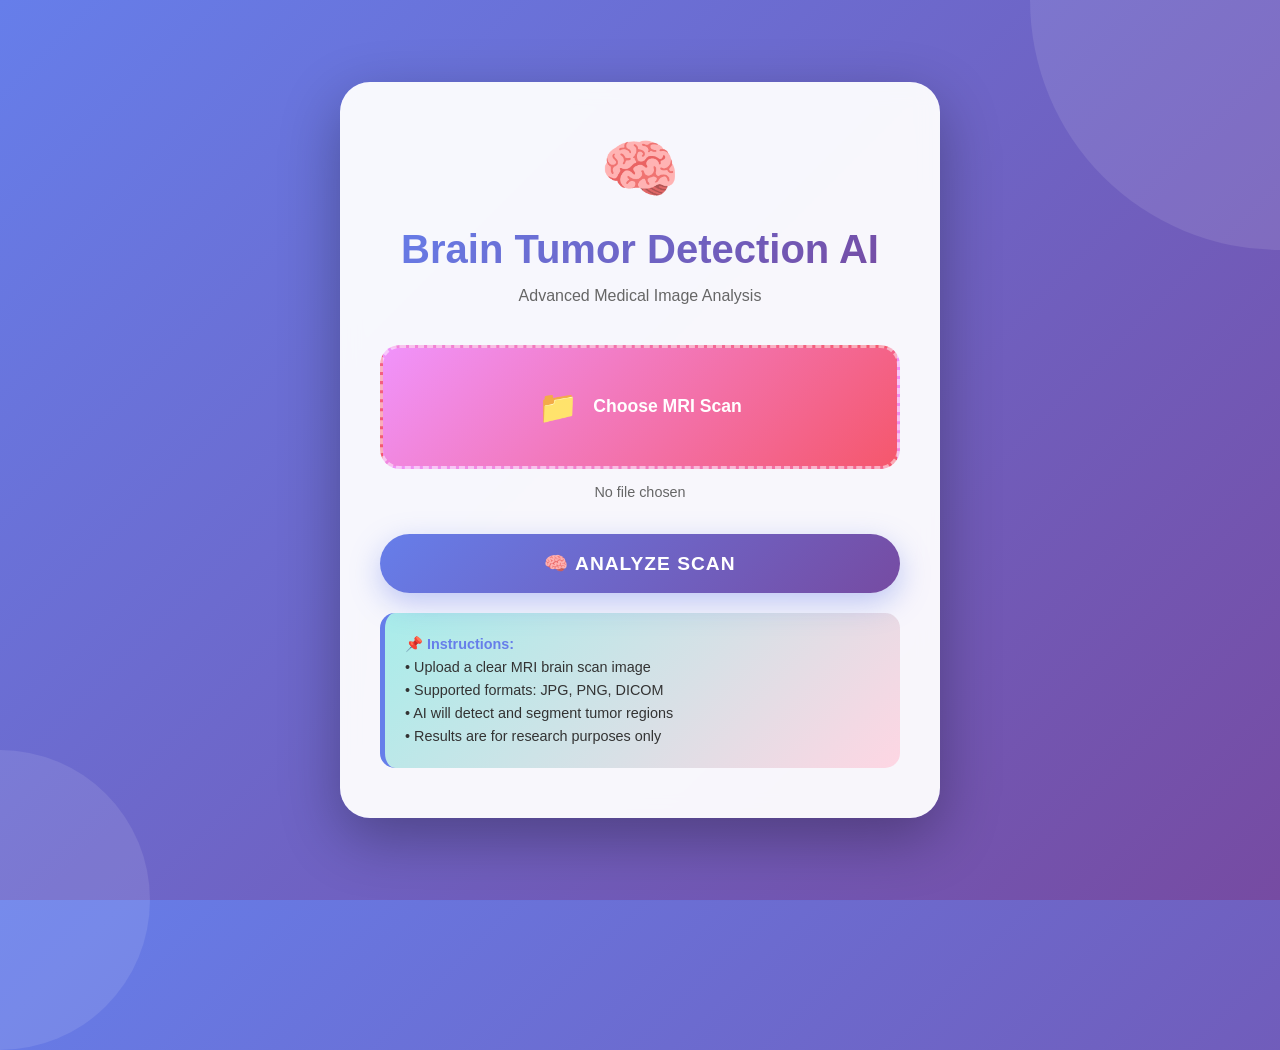
<file: Brain Segmentation/frontend/templates/index.html>
<!DOCTYPE html>
<html lang="en">

<head>
    <meta charset="UTF-8">
    <meta name="viewport" content="width=device-width, initial-scale=1.0">
    <title>Brain Tumor Detection AI</title>
    <style>
        * {
            margin: 0;
            padding: 0;
            box-sizing: border-box;
        }

        body {
            font-family: 'Segoe UI', Tahoma, Geneva, Verdana, sans-serif;
            background: linear-gradient(135deg, #667eea 0%, #764ba2 100%);
            min-height: 100vh;
            display: flex;
            justify-content: center;
            align-items: center;
            padding: 20px;
            position: relative;
            overflow: hidden;
        }

        /* Animated background elements */
        body::before {
            content: '';
            position: absolute;
            width: 500px;
            height: 500px;
            background: rgba(255, 255, 255, 0.1);
            border-radius: 50%;
            top: -250px;
            right: -250px;
            animation: float 6s ease-in-out infinite;
        }

        body::after {
            content: '';
            position: absolute;
            width: 300px;
            height: 300px;
            background: rgba(255, 255, 255, 0.1);
            border-radius: 50%;
            bottom: -150px;
            left: -150px;
            animation: float 8s ease-in-out infinite;
        }

        @keyframes float {
            0%, 100% {
                transform: translateY(0px);
            }
            50% {
                transform: translateY(20px);
            }
        }

        .container {
            background: rgba(255, 255, 255, 0.95);
            backdrop-filter: blur(10px);
            border-radius: 30px;
            padding: 50px 40px;
            box-shadow: 0 20px 60px rgba(0, 0, 0, 0.3);
            max-width: 600px;
            width: 100%;
            position: relative;
            z-index: 1;
            animation: slideIn 0.5s ease-out;
        }

        @keyframes slideIn {
            from {
                opacity: 0;
                transform: translateY(-30px);
            }
            to {
                opacity: 1;
                transform: translateY(0);
            }
        }

        h1 {
            text-align: center;
            color: #667eea;
            font-size: 2.5rem;
            margin-bottom: 15px;
            background: linear-gradient(135deg, #667eea 0%, #764ba2 100%);
            -webkit-background-clip: text;
            -webkit-text-fill-color: transparent;
            background-clip: text;
        }

        .subtitle {
            text-align: center;
            color: #666;
            font-size: 1rem;
            margin-bottom: 40px;
        }

        .brain-icon {
            text-align: center;
            font-size: 4rem;
            margin-bottom: 20px;
            animation: pulse 2s ease-in-out infinite;
        }

        @keyframes pulse {
            0%, 100% {
                transform: scale(1);
            }
            50% {
                transform: scale(1.05);
            }
        }

        form {
            display: flex;
            flex-direction: column;
            gap: 30px;
        }

        .file-input-wrapper {
            position: relative;
            overflow: hidden;
            display: inline-block;
            width: 100%;
        }

        .file-input-wrapper input[type=file] {
            position: absolute;
            left: -9999px;
        }

        .file-input-label {
            display: flex;
            align-items: center;
            justify-content: center;
            gap: 15px;
            padding: 40px 20px;
            background: linear-gradient(135deg, #f093fb 0%, #f5576c 100%);
            color: white;
            border-radius: 20px;
            cursor: pointer;
            transition: all 0.3s ease;
            border: 3px dashed rgba(255, 255, 255, 0.5);
            font-size: 1.1rem;
            font-weight: 600;
        }

        .file-input-label:hover {
            transform: translateY(-5px);
            box-shadow: 0 10px 30px rgba(245, 87, 108, 0.4);
            border-color: white;
        }

        .file-input-label::before {
            content: '📁';
            font-size: 2rem;
        }

        .file-name {
            text-align: center;
            color: #666;
            font-size: 0.9rem;
            min-height: 20px;
            margin-top: -15px;
        }

        button[type="submit"] {
            background: linear-gradient(135deg, #667eea 0%, #764ba2 100%);
            color: white;
            border: none;
            padding: 18px 40px;
            font-size: 1.2rem;
            font-weight: 700;
            border-radius: 50px;
            cursor: pointer;
            transition: all 0.3s ease;
            box-shadow: 0 10px 30px rgba(102, 126, 234, 0.4);
            text-transform: uppercase;
            letter-spacing: 1px;
        }

        button[type="submit"]:hover {
            transform: translateY(-3px);
            box-shadow: 0 15px 40px rgba(102, 126, 234, 0.6);
        }

        button[type="submit"]:active {
            transform: translateY(-1px);
        }

        button[type="submit"]::before {
            content: '🧠 ';
        }

        .info-box {
            background: linear-gradient(135deg, #a8edea 0%, #fed6e3 100%);
            padding: 20px;
            border-radius: 15px;
            margin-top: 20px;
            border-left: 5px solid #667eea;
        }

        .info-box p {
            color: #333;
            font-size: 0.9rem;
            line-height: 1.6;
        }

        .info-box strong {
            color: #667eea;
        }

        /* Loading animation */
        .loading {
            display: none;
            text-align: center;
            margin-top: 20px;
        }

        .spinner {
            border: 4px solid #f3f3f3;
            border-top: 4px solid #667eea;
            border-radius: 50%;
            width: 50px;
            height: 50px;
            animation: spin 1s linear infinite;
            margin: 0 auto;
        }

        @keyframes spin {
            0% { transform: rotate(0deg); }
            100% { transform: rotate(360deg); }
        }

        @media (max-width: 600px) {
            .container {
                padding: 30px 20px;
            }

            h1 {
                font-size: 2rem;
            }

            .brain-icon {
                font-size: 3rem;
            }
        }
    </style>
</head>

<body>

    <div class="container">
        <div class="brain-icon">🧠</div>
        <h1>Brain Tumor Detection AI</h1>
        <p class="subtitle">Advanced Medical Image Analysis</p>

        <form action="/predict" method="post" enctype="multipart/form-data" id="uploadForm">
            
            <div class="file-input-wrapper">
                <input type="file" name="mri" id="mri" required accept="image/*,.dcm">
                <label for="mri" class="file-input-label">
                    Choose MRI Scan
                </label>
            </div>
            <div class="file-name" id="fileName">No file chosen</div>

            <button type="submit">Analyze Scan</button>

            <div class="loading" id="loading">
                <div class="spinner"></div>
                <p style="margin-top: 15px; color: #667eea; font-weight: 600;">Analyzing your MRI scan...</p>
            </div>
        </form>

        <div class="info-box">
            <p><strong>📌 Instructions:</strong></p>
            <p>• Upload a clear MRI brain scan image</p>
            <p>• Supported formats: JPG, PNG, DICOM</p>
            <p>• AI will detect and segment tumor regions</p>
            <p>• Results are for research purposes only</p>
        </div>
    </div>

    <script>
        // Display selected file name
        document.getElementById('mri').addEventListener('change', function(e) {
            const fileName = e.target.files[0]?.name || 'No file chosen';
            document.getElementById('fileName').textContent = '✓ ' + fileName;
            document.getElementById('fileName').style.color = '#667eea';
            document.getElementById('fileName').style.fontWeight = '600';
        });

        // Show loading animation on submit
        document.getElementById('uploadForm').addEventListener('submit', function() {
            document.getElementById('loading').style.display = 'block';
        });
    </script>

</body>

</html>
</file>
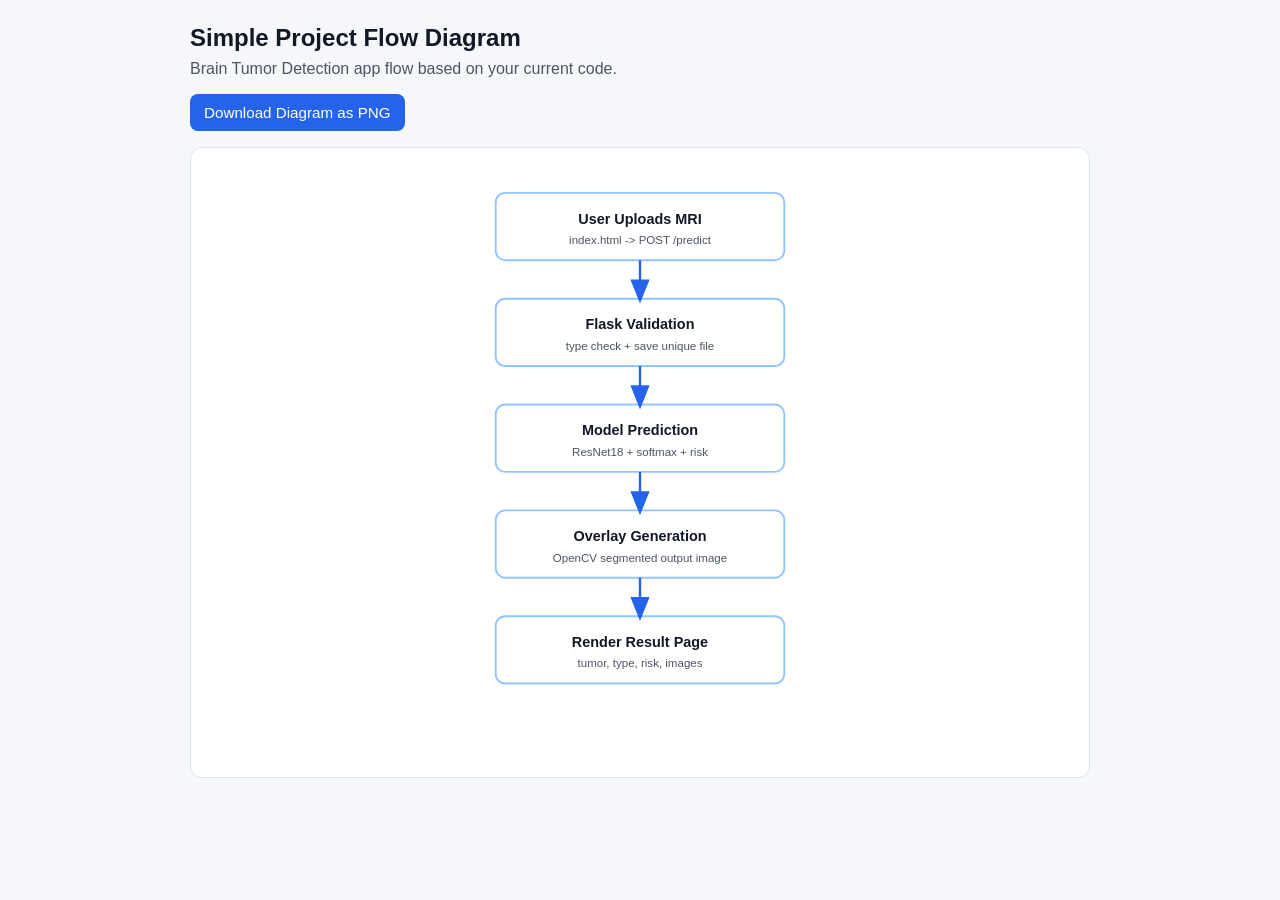
<file: Brain Segmentation/flow_diagram.html>
<!DOCTYPE html>
<html lang="en">
<head>
  <meta charset="UTF-8" />
  <meta name="viewport" content="width=device-width, initial-scale=1.0" />
  <title>Brain Tumor Detection Flow Diagram</title>
  <style>
    :root {
      --bg: #f5f7fb;
      --card: #ffffff;
      --line: #2563eb;
      --text: #111827;
      --muted: #4b5563;
    }

    * { box-sizing: border-box; }

    body {
      margin: 0;
      font-family: "Segoe UI", Tahoma, sans-serif;
      background: var(--bg);
      color: var(--text);
      padding: 24px;
    }

    .wrap {
      max-width: 900px;
      margin: 0 auto;
    }

    h1 {
      margin: 0 0 8px;
      font-size: 1.5rem;
    }

    p {
      margin: 0 0 16px;
      color: var(--muted);
    }

    .toolbar {
      margin-bottom: 16px;
      display: flex;
      gap: 10px;
      flex-wrap: wrap;
    }

    button {
      border: none;
      background: #2563eb;
      color: #fff;
      padding: 10px 14px;
      border-radius: 8px;
      font-size: 0.95rem;
      cursor: pointer;
    }

    button:hover {
      background: #1d4ed8;
    }

    .diagram-panel {
      background: #fff;
      border: 1px solid #dbe3f0;
      border-radius: 12px;
      padding: 16px;
      overflow-x: auto;
    }

    svg {
      width: 100%;
      min-width: 760px;
      height: auto;
      display: block;
    }

    .node {
      fill: var(--card);
      stroke: #93c5fd;
      stroke-width: 2;
      rx: 10;
    }

    .node-title {
      font-size: 15px;
      font-weight: 700;
      fill: var(--text);
      text-anchor: middle;
      dominant-baseline: middle;
    }

    .node-sub {
      font-size: 12px;
      fill: var(--muted);
      text-anchor: middle;
      dominant-baseline: middle;
    }

    .arrow {
      stroke: var(--line);
      stroke-width: 2.5;
      fill: none;
      marker-end: url(#arrowHead);
    }
  </style>
</head>
<body>
  <div class="wrap">
    <h1>Simple Project Flow Diagram</h1>
    <p>Brain Tumor Detection app flow based on your current code.</p>

    <div class="toolbar">
      <button id="downloadBtn">Download Diagram as PNG</button>
    </div>

    <div class="diagram-panel">
      <svg id="flowSvg" viewBox="0 0 900 620" xmlns="http://www.w3.org/2000/svg" aria-label="Flow Diagram">
        <defs>
          <marker id="arrowHead" markerWidth="10" markerHeight="8" refX="8" refY="4" orient="auto">
            <polygon points="0 0, 10 4, 0 8" fill="#2563eb"></polygon>
          </marker>
        </defs>

        <!-- Nodes -->
        <rect class="node" x="300" y="30" width="300" height="70" />
        <text class="node-title" x="450" y="58">User Uploads MRI</text>
        <text class="node-sub" x="450" y="80">index.html -> POST /predict</text>

        <rect class="node" x="300" y="140" width="300" height="70" />
        <text class="node-title" x="450" y="168">Flask Validation</text>
        <text class="node-sub" x="450" y="190">type check + save unique file</text>

        <rect class="node" x="300" y="250" width="300" height="70" />
        <text class="node-title" x="450" y="278">Model Prediction</text>
        <text class="node-sub" x="450" y="300">ResNet18 + softmax + risk</text>

        <rect class="node" x="300" y="360" width="300" height="70" />
        <text class="node-title" x="450" y="388">Overlay Generation</text>
        <text class="node-sub" x="450" y="410">OpenCV segmented output image</text>

        <rect class="node" x="300" y="470" width="300" height="70" />
        <text class="node-title" x="450" y="498">Render Result Page</text>
        <text class="node-sub" x="450" y="520">tumor, type, risk, images</text>

        <!-- Arrows -->
        <line class="arrow" x1="450" y1="100" x2="450" y2="140" />
        <line class="arrow" x1="450" y1="210" x2="450" y2="250" />
        <line class="arrow" x1="450" y1="320" x2="450" y2="360" />
        <line class="arrow" x1="450" y1="430" x2="450" y2="470" />
      </svg>
    </div>
  </div>

  <script>
    const btn = document.getElementById("downloadBtn");
    const svg = document.getElementById("flowSvg");

    btn.addEventListener("click", () => {
      const serializer = new XMLSerializer();
      const svgString = serializer.serializeToString(svg);
      const svgBlob = new Blob([svgString], { type: "image/svg+xml;charset=utf-8" });
      const url = URL.createObjectURL(svgBlob);

      const img = new Image();
      img.onload = () => {
        const canvas = document.createElement("canvas");
        canvas.width = 1800;
        canvas.height = 1240;

        const ctx = canvas.getContext("2d");
        ctx.fillStyle = "#ffffff";
        ctx.fillRect(0, 0, canvas.width, canvas.height);
        ctx.drawImage(img, 0, 0, canvas.width, canvas.height);

        canvas.toBlob((blob) => {
          const link = document.createElement("a");
          link.href = URL.createObjectURL(blob);
          link.download = "brain_flow_diagram.png";
          link.click();
          URL.revokeObjectURL(link.href);
        }, "image/png");

        URL.revokeObjectURL(url);
      };

      img.src = url;
    });
  </script>
</body>
</html>
</file>
